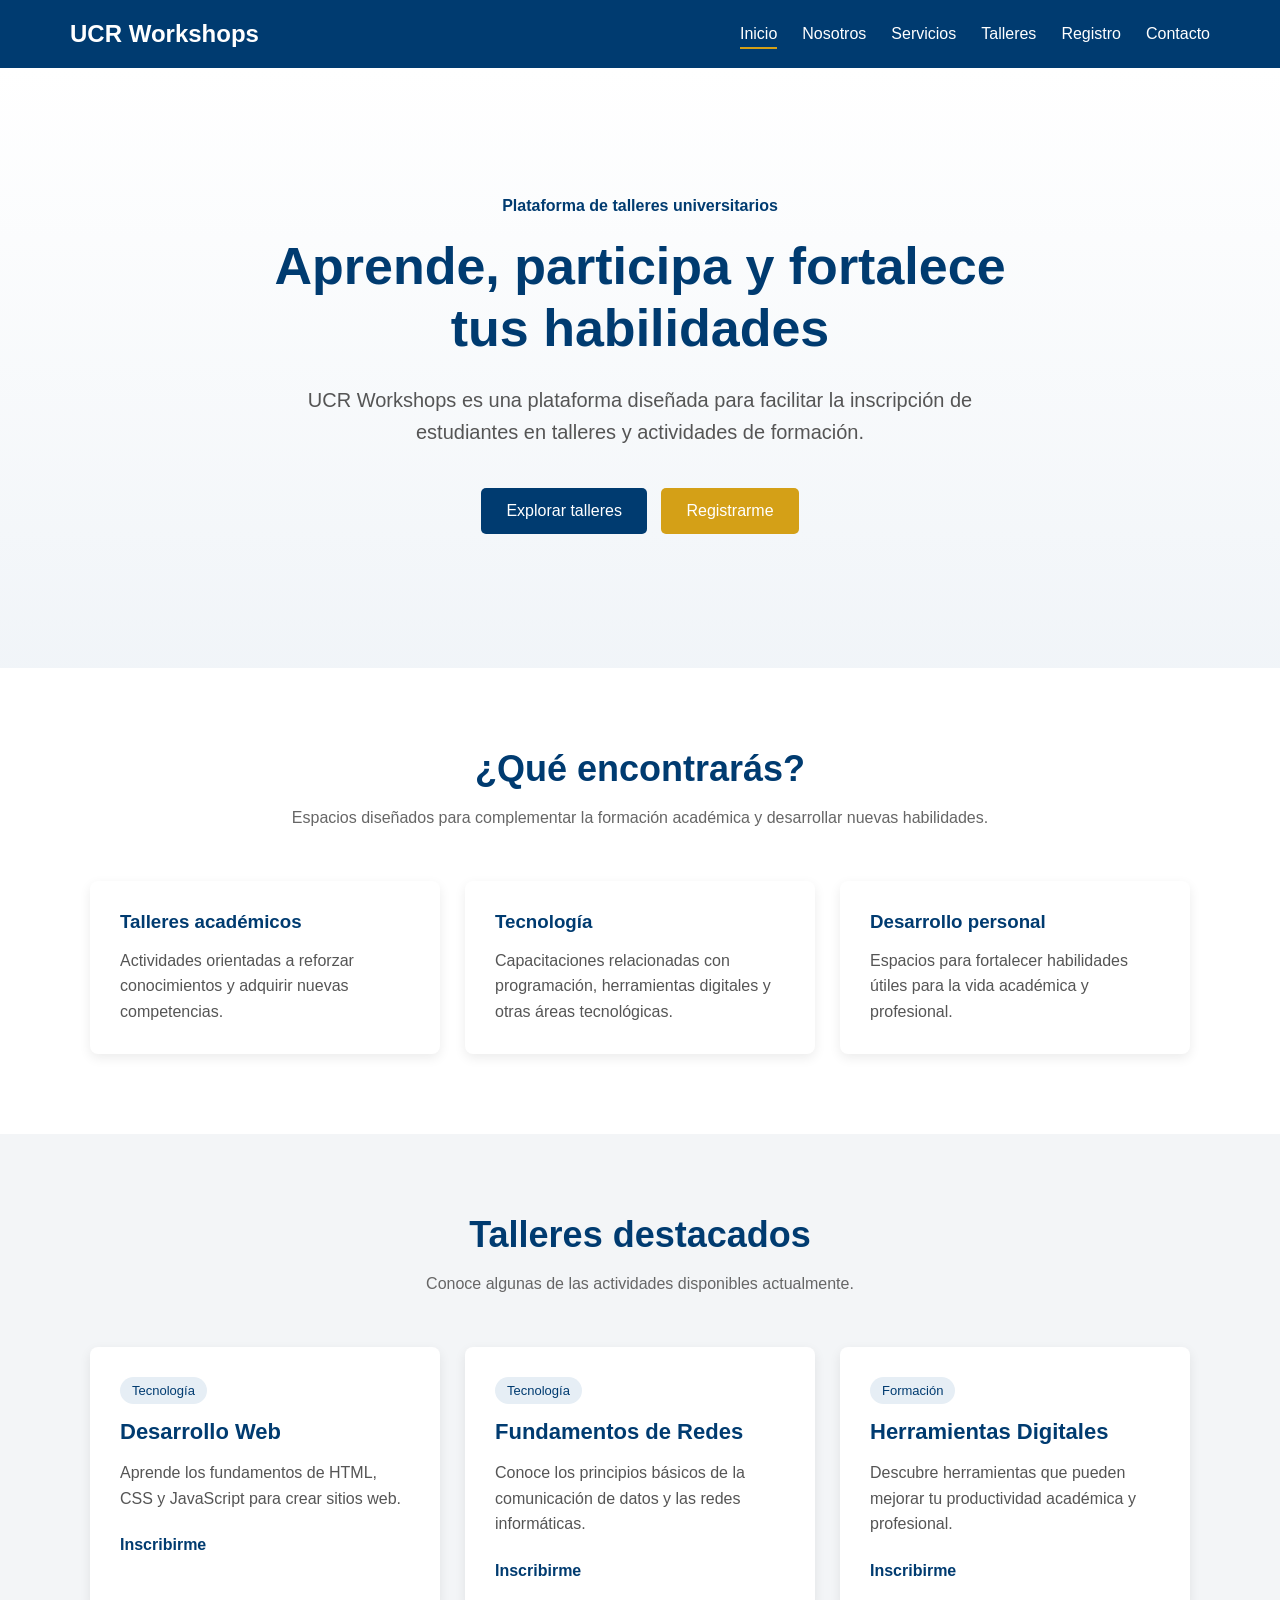
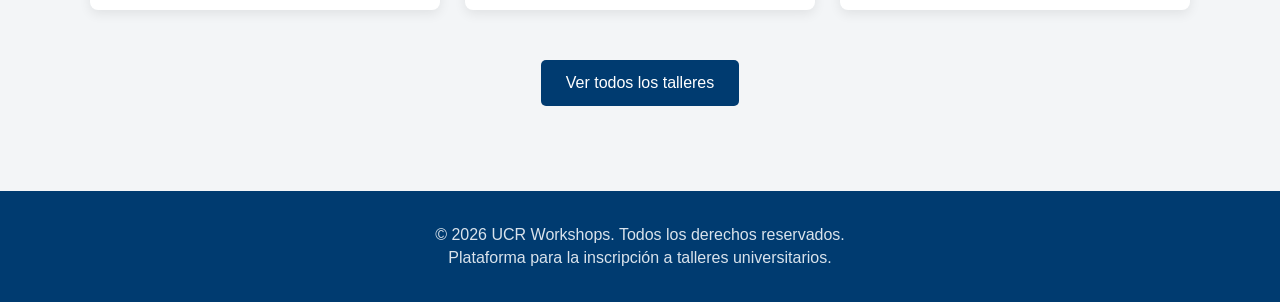
<file: index.html>
<!DOCTYPE html>

<html lang="es">

<head>

    <meta charset="UTF-8">

    <meta
        name="viewport"
        content="width=device-width, initial-scale=1.0"
    >

    <title>UCR Workshops | Inicio</title>

    <!-- Importando CSS -->
    <link
        rel="stylesheet"
        href="css/style.css"
    >

</head>


<body>


    <!-- ==============================
         NAVEGACIÓN
    =============================== -->

    <header>

        <nav class="navbar">


            <!-- LOGO -->

            <div class="logo">

                <a href="index.html">
                    UCR Workshops
                </a>

            </div>


            <!-- MENÚ -->

            <ul class="menu">

                <li>
                    <a
                        href="index.html"
                        class="activo"
                    >
                        Inicio
                    </a>
                </li>


                <li>
                    <a href="about.html">
                        Nosotros
                    </a>
                </li>


                <li>
                    <a href="services.html">
                        Servicios
                    </a>
                </li>


                <li>
                    <a href="talleres.html">
                        Talleres
                    </a>
                </li>


                <li>
                    <a href="registro.html">
                        Registro
                    </a>
                </li>


                <li>
                    <a href="contacto.html">
                        Contacto
                    </a>
                </li>

            </ul>


        </nav>

    </header>



    <!-- ==============================
         CONTENIDO PRINCIPAL
    =============================== -->

    <main>


        <!-- ==============================
             INICIO
        =============================== -->

        <section
            id="inicio"
            class="hero"
        >

            <div class="hero-overlay">

                <div class="hero-content">


                    <p class="saludo">

                        Plataforma de talleres universitarios

                    </p>


                    <h1>

                        Aprende, participa y fortalece
                        tus habilidades

                    </h1>


                    <p class="descripcion-hero">

                        UCR Workshops es una plataforma diseñada
                        para facilitar la inscripción de estudiantes
                        en talleres y actividades de formación.

                    </p>


                    <div class="hero-botones">


                        <a
                            href="talleres.html"
                            class="btn"
                        >
                            Explorar talleres
                        </a>


                        <a
                            href="registro.html"
                            class="btn btn-secundario"
                        >
                            Registrarme
                        </a>


                    </div>


                </div>

            </div>

        </section>



        <!-- ¿QUÉ OFRECEMOS? -->

        <section class="section">

            <div class="contenedor">


                <h2 class="titulo-seccion">

                    ¿Qué encontrarás?

                </h2>


                <p class="subtitulo-seccion">

                    Espacios diseñados para complementar
                    la formación académica y desarrollar
                    nuevas habilidades.

                </p>



                <div class="beneficios-container">


                    <!-- BENEFICIO 1 -->

                    <article class="beneficio">

                        <h3>

                            Talleres académicos

                        </h3>


                        <p>

                            Actividades orientadas a reforzar
                            conocimientos y adquirir nuevas
                            competencias.

                        </p>

                    </article>



                    <!-- BENEFICIO 2 -->

                    <article class="beneficio">

                        <h3>

                            Tecnología

                        </h3>


                        <p>

                            Capacitaciones relacionadas con
                            programación, herramientas digitales
                            y otras áreas tecnológicas.

                        </p>

                    </article>



                    <!-- BENEFICIO 3 -->

                    <article class="beneficio">

                        <h3>

                            Desarrollo personal

                        </h3>


                        <p>

                            Espacios para fortalecer habilidades
                            útiles para la vida académica y profesional.

                        </p>

                    </article>


                </div>

            </div>

        </section>



    <!-- TALLERES DESTACADOS -->

        <section class="section section-gray">

            <div class="contenedor">


                <h2 class="titulo-seccion">

                    Talleres destacados

                </h2>


                <p class="subtitulo-seccion">

                    Conoce algunas de las actividades
                    disponibles actualmente.

                </p>



                <div class="talleres-destacados">


                    <!-- TALLER 1 -->

                    <article class="taller">

                        <span class="taller-categoria">

                            Tecnología

                        </span>


                        <h3>

                            Desarrollo Web

                        </h3>


                        <p>

                            Aprende los fundamentos de HTML,
                            CSS y JavaScript para crear
                            sitios web.

                        </p>


                        <a
                            href="registro.html"
                            class="btn-taller"
                        >
                            Inscribirme
                        </a>

                    </article>



                    <!-- TALLER 2 -->

                    <article class="taller">

                        <span class="taller-categoria">

                            Tecnología

                        </span>


                        <h3>

                            Fundamentos de Redes

                        </h3>


                        <p>

                            Conoce los principios básicos
                            de la comunicación de datos
                            y las redes informáticas.

                        </p>


                        <a
                            href="registro.html"
                            class="btn-taller"
                        >
                            Inscribirme
                        </a>

                    </article>



                    <!-- TALLER 3 -->

                    <article class="taller">

                        <span class="taller-categoria">

                            Formación

                        </span>


                        <h3>

                            Herramientas Digitales

                        </h3>


                        <p>

                            Descubre herramientas que pueden
                            mejorar tu productividad académica
                            y profesional.

                        </p>


                        <a
                            href="registro.html"
                            class="btn-taller"
                        >
                            Inscribirme
                        </a>

                    </article>


                </div>



                <div class="ver-talleres">

                    <a
                        href="talleres.html"
                        class="btn"
                    >
                        Ver todos los talleres
                    </a>

                </div>


            </div>

        </section>


    </main>



    <!-- FOOTER -->

    <footer>

        <div class="footer-container">

            <p>

                ©
                <span id="anio"></span>
                UCR Workshops. Todos los derechos reservados.

            </p>


            <p>

                Plataforma para la inscripción a talleres universitarios.

            </p>

        </div>

    </footer>



    <!-- Importando JavaScript -->

    <script src="js/script.js"></script>


</body>

</html>
</file>
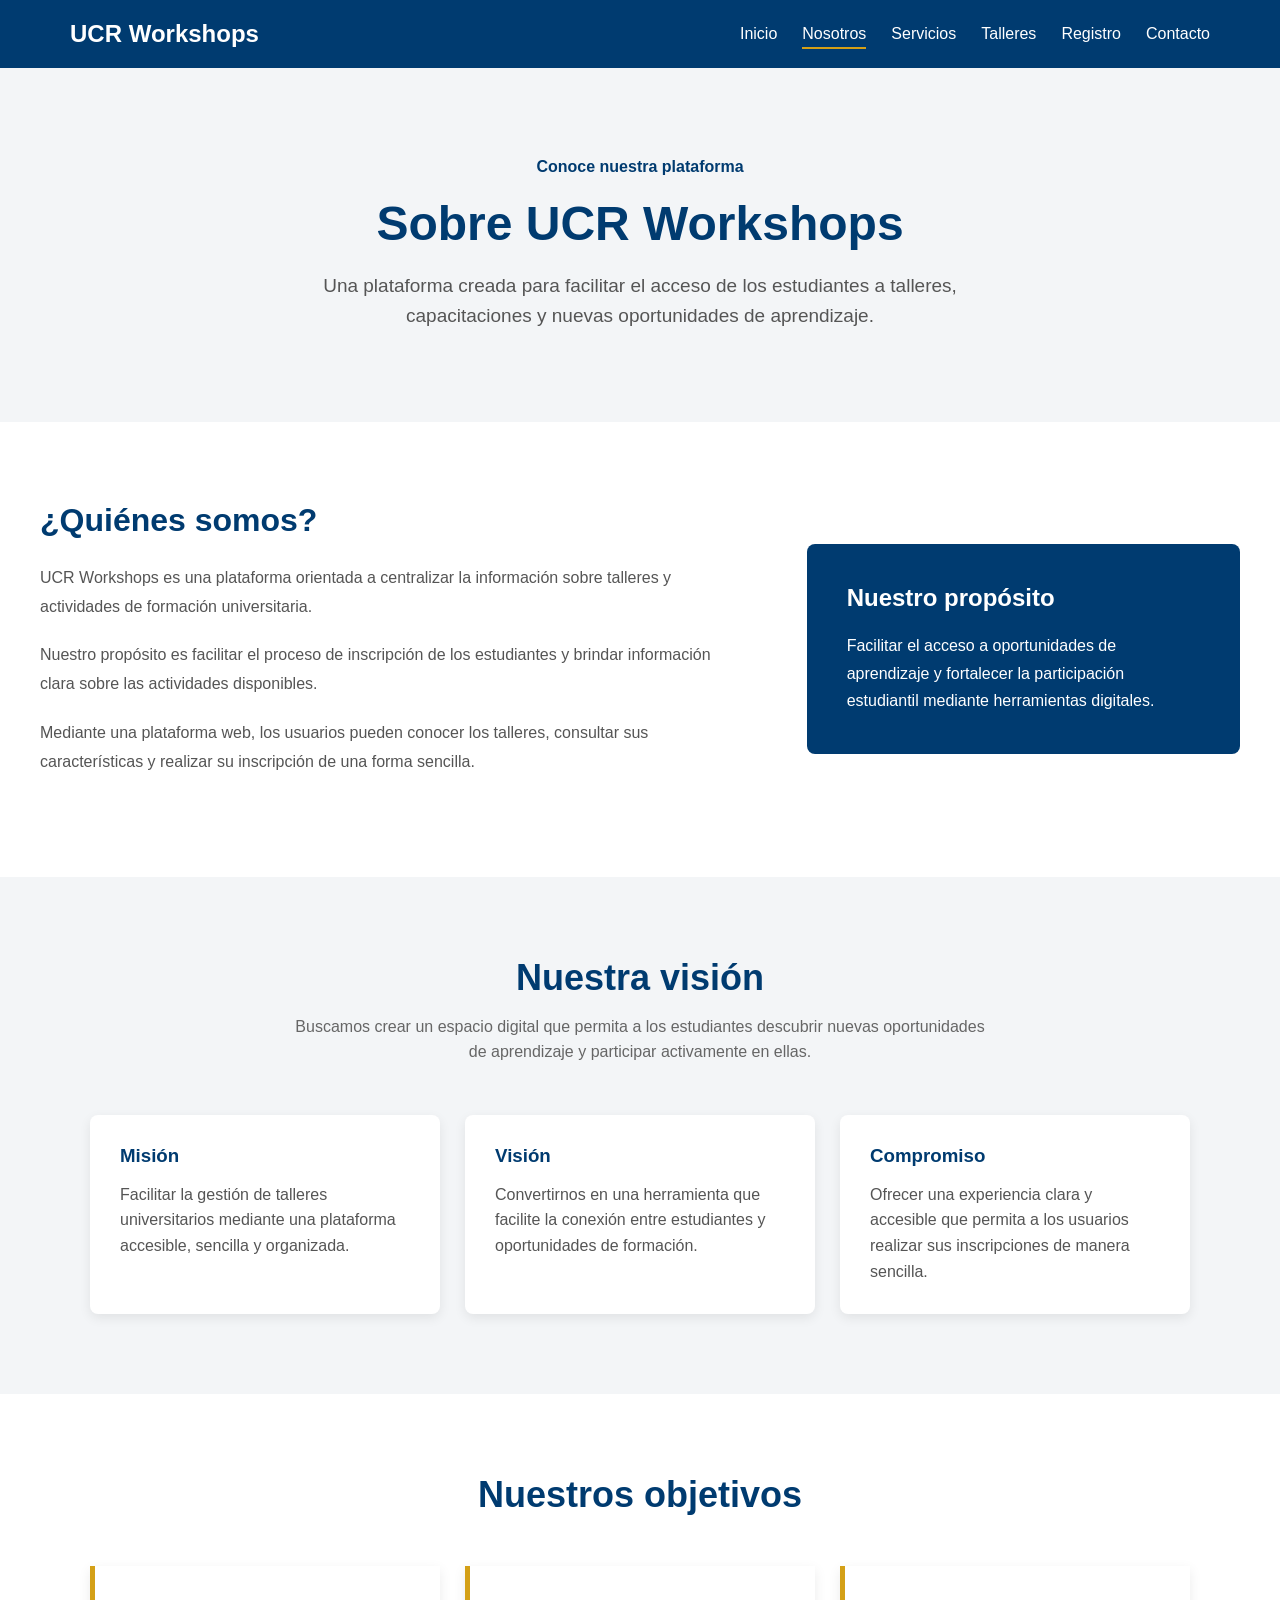
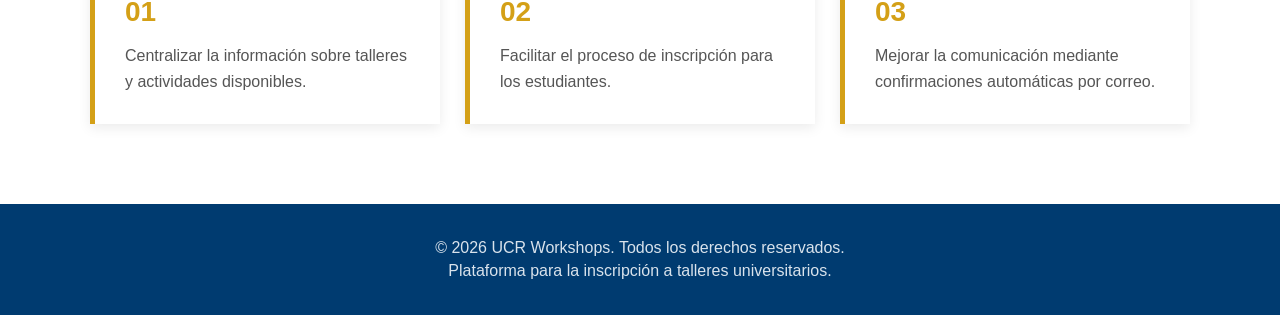
<file: about.html>
<!DOCTYPE html>

<html lang="es">

<head>

    <meta charset="UTF-8">

    <meta
        name="viewport"
        content="width=device-width, initial-scale=1.0"
    >

    <title>UCR Workshops | Nosotros</title>

    <!-- Importando CSS -->
    <link
        rel="stylesheet"
        href="css/style.css"
    >

</head>


<body>


    <!-- ==============================
         NAVEGACIÓN
    =============================== -->

    <header>

        <nav class="navbar">


            <!-- LOGO -->

            <div class="logo">

                <a href="index.html">
                    UCR Workshops
                </a>

            </div>


            <!-- MENÚ -->

            <ul class="menu">

                <li>
                    <a href="index.html">
                        Inicio
                    </a>
                </li>


                <li>
                    <a
                        href="about.html"
                        class="activo"
                    >
                        Nosotros
                    </a>
                </li>


                <li>
                    <a href="services.html">
                        Servicios
                    </a>
                </li>


                <li>
                    <a href="talleres.html">
                        Talleres
                    </a>
                </li>


                <li>
                    <a href="registro.html">
                        Registro
                    </a>
                </li>


                <li>
                    <a href="contacto.html">
                        Contacto
                    </a>
                </li>

            </ul>


        </nav>

    </header>



    <!-- CONTENIDO PRINCIPAL -->

    <main>


        <!-- PRESENTACIÓN -->

        <section class="page-header">

            <div class="contenedor">

                <p class="saludo">
                    Conoce nuestra plataforma
                </p>

                <h1>
                    Sobre UCR Workshops
                </h1>

                <p class="page-description">

                    Una plataforma creada para facilitar
                    el acceso de los estudiantes a talleres,
                    capacitaciones y nuevas oportunidades
                    de aprendizaje.

                </p>

            </div>

        </section>



        <!-- ¿QUIÉNES SOMOS? -->

        <section class="section">

            <div class="contenedor about-content">


                <div class="about-text">

                    <h2>
                        ¿Quiénes somos?
                    </h2>

                    <p>

                        UCR Workshops es una plataforma orientada
                        a centralizar la información sobre talleres
                        y actividades de formación universitaria.

                    </p>

                    <p>

                        Nuestro propósito es facilitar el proceso
                        de inscripción de los estudiantes y brindar
                        información clara sobre las actividades
                        disponibles.

                    </p>

                    <p>

                        Mediante una plataforma web, los usuarios
                        pueden conocer los talleres, consultar sus
                        características y realizar su inscripción
                        de una forma sencilla.

                    </p>

                </div>


                <div class="about-highlight">

                    <h3>
                        Nuestro propósito
                    </h3>

                    <p>

                        Facilitar el acceso a oportunidades
                        de aprendizaje y fortalecer la participación
                        estudiantil mediante herramientas digitales.

                    </p>

                </div>


            </div>

        </section>



        <!-- MISIÓN Y VISIÓN -->

        <section class="section section-gray">

            <div class="contenedor">


                <h2 class="titulo-seccion">

                    Nuestra visión

                </h2>


                <p class="subtitulo-seccion">

                    Buscamos crear un espacio digital que permita
                    a los estudiantes descubrir nuevas oportunidades
                    de aprendizaje y participar activamente en ellas.

                </p>


                <div class="beneficios-container">


                    <article class="beneficio">

                        <h3>
                            Misión
                        </h3>

                        <p>

                            Facilitar la gestión de talleres
                            universitarios mediante una plataforma
                            accesible, sencilla y organizada.

                        </p>

                    </article>


                    <article class="beneficio">

                        <h3>
                            Visión
                        </h3>

                        <p>

                            Convertirnos en una herramienta que
                            facilite la conexión entre estudiantes
                            y oportunidades de formación.

                        </p>

                    </article>


                    <article class="beneficio">

                        <h3>
                            Compromiso
                        </h3>

                        <p>

                            Ofrecer una experiencia clara y accesible
                            que permita a los usuarios realizar sus
                            inscripciones de manera sencilla.

                        </p>

                    </article>


                </div>

            </div>

        </section>



        <!-- OBJETIVOS -->

        <section class="section">

            <div class="contenedor">

                <h2 class="titulo-seccion">

                    Nuestros objetivos

                </h2>


                <div class="objetivos-container">


                    <article class="objetivo">

                        <span class="numero-objetivo">
                            01
                        </span>

                        <p>
                            Centralizar la información sobre
                            talleres y actividades disponibles.
                        </p>

                    </article>


                    <article class="objetivo">

                        <span class="numero-objetivo">
                            02
                        </span>

                        <p>
                            Facilitar el proceso de inscripción
                            para los estudiantes.
                        </p>

                    </article>


                    <article class="objetivo">

                        <span class="numero-objetivo">
                            03
                        </span>

                        <p>
                            Mejorar la comunicación mediante
                            confirmaciones automáticas por correo.
                        </p>

                    </article>


                </div>

            </div>

        </section>


    </main>



    <!-- FOOTER -->

    <footer>

        <div class="footer-container">

            <p>

                ©
                <span id="anio"></span>
                UCR Workshops. Todos los derechos reservados.

            </p>


            <p>

                Plataforma para la inscripción a talleres universitarios.

            </p>

        </div>

    </footer>



    <!-- Importando JavaScript -->

    <script src="js/script.js"></script>


</body>

</html>
</file>
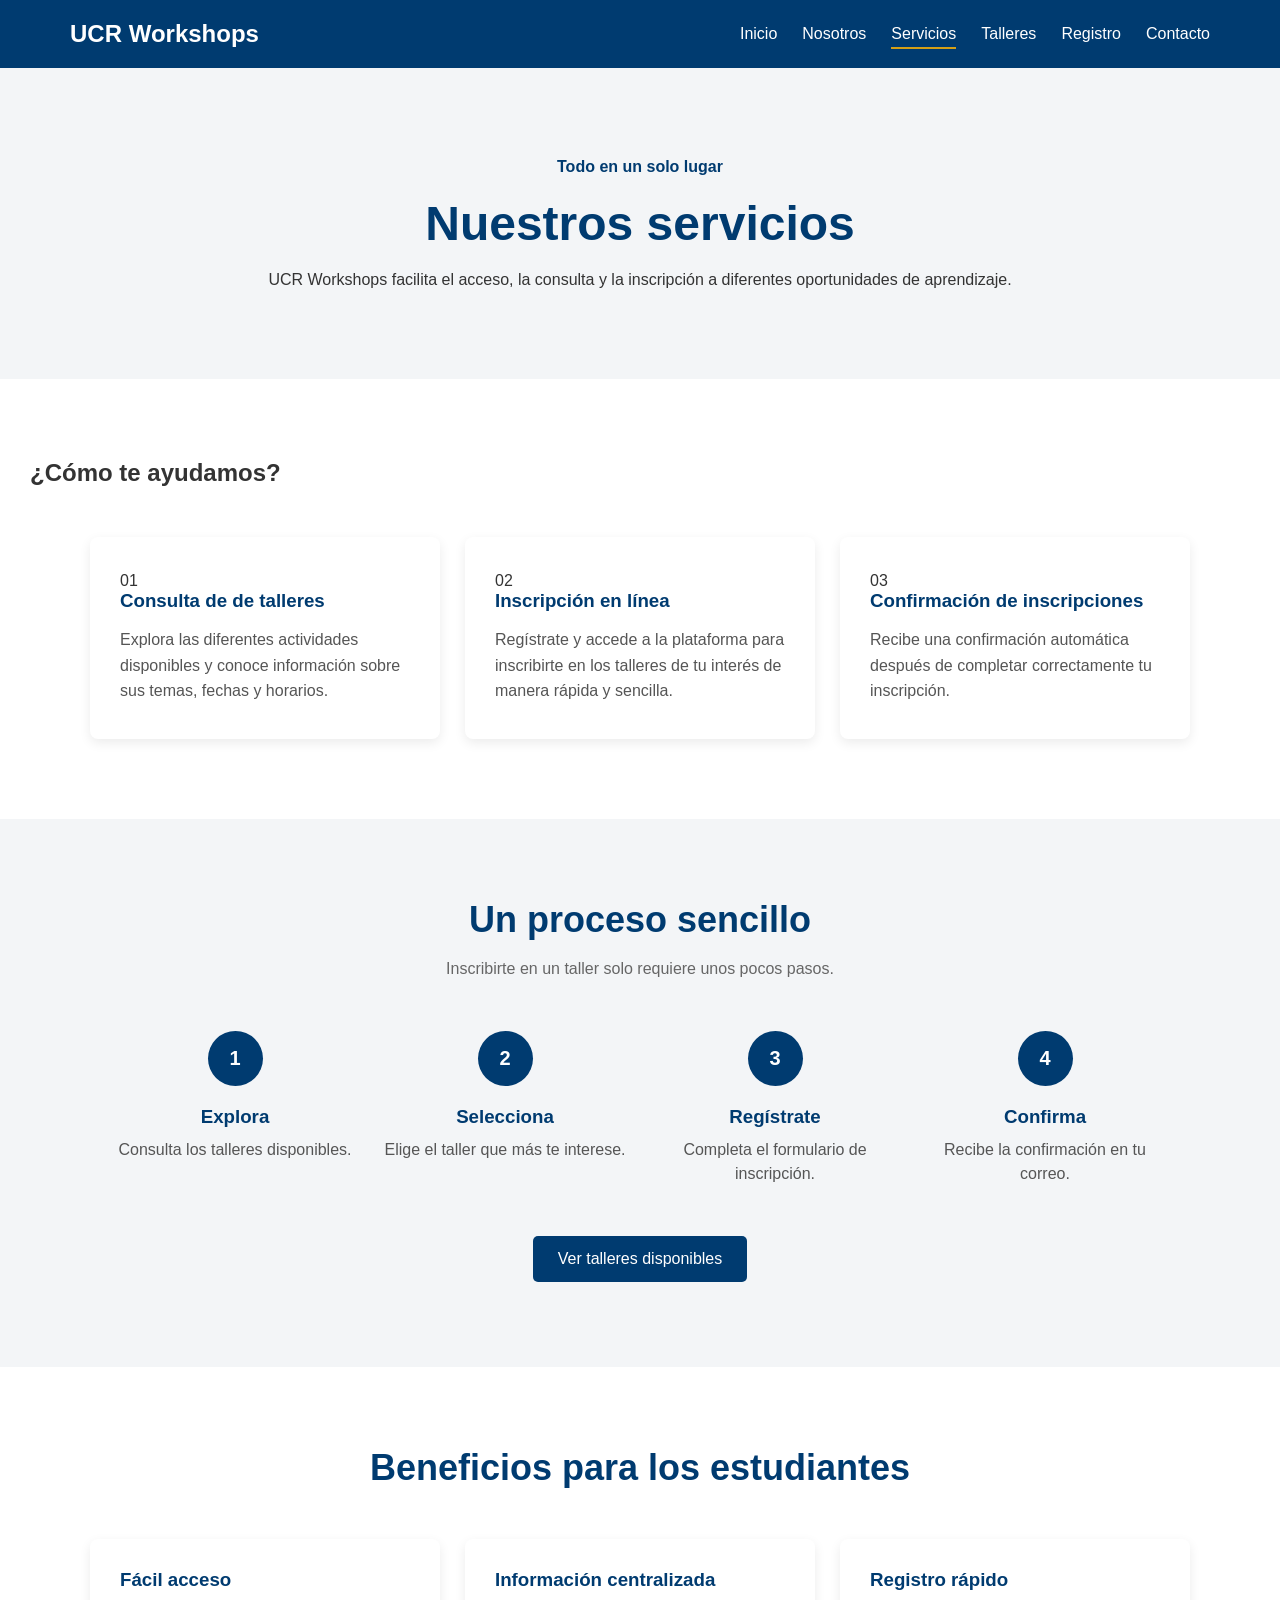
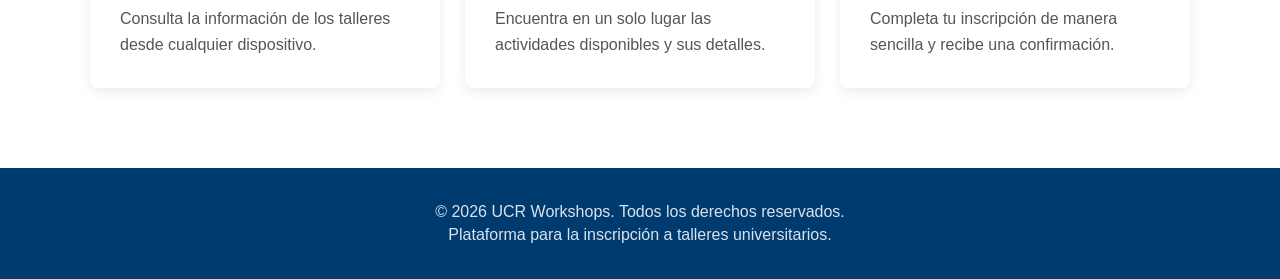
<file: services.html>
<!DOCTYPE html>

<html lang="es">

<head>

    <meta charset="UTF-8">

    <meta name="viewport" content="width=device-width, initial-scale=1.0">

    <title>UCR Workhops | Servicios</title>

    <!-- Importacion del css-->
    <link rel="stylesheet" href="css/style.css">

</head>

<body>

    <header>

        <nav class="navbar">

            <div class="logo">

                <a href="index.html">
                    UCR Workshops
                </a>

            </div>

            <ul class="menu">

                <li>
                    <a href="index.html">
                        Inicio
                    </a>
                </li>


                <li>
                    <a href="about.html">
                        Nosotros
                    </a>
                </li>


                <li>
                    <a href="services.html" class="activo">
                        Servicios
                    </a>
                </li>


                <li>
                    <a href="talleres.html">
                        Talleres
                    </a>
                </li>


                <li>
                    <a href="registro.html">
                        Registro
                    </a>
                </li>


                <li>
                    <a href="contacto.html">
                        Contacto
                    </a>
                </li>

            </ul>

        </nav>

    </header>

    <main>

        <section class="page-header">
            <div class="container">
                <p class="saludo">
                    Todo en un solo lugar
                </p>
                <h1>Nuestros servicios</h1>
                    <p class="page-descripcion">
                        UCR Workshops facilita el acceso,
                        la consulta y la inscripción a diferentes
                        oportunidades de aprendizaje.
                    </p>
            </div>
        </section>

        <section class="section">

            <div class="container">

                <h2 class="section-title">
                    ¿Cómo te ayudamos?
                </h2>

                <div class="servicios-container">
                    <!-- Servicio 1 -->

                    <article class="servicio">
                        <div class="service-number">01
                        </div>
                        <h3>Consulta de de talleres
                        </h3>
                        <p>
                            Explora las diferentes actividades
                            disponibles y conoce información sobre
                            sus temas, fechas y horarios.   
                        </p>
                    </article>

                    <!-- Servicio 2 -->
                    <article class="servicio">
                        <div class="service-number">02
                        </div>
                        <h3>Inscripción en línea
                        </h3>
                        <p>
                            Regístrate y accede a la plataforma
                            para inscribirte en los talleres de tu
                            interés de manera rápida y sencilla.
                        </p>
                    </article>

                    <!-- Servicio 3 -->
                    <article class="servicio">
                        <div class="service-number">03
                        </div>
                        <h3>Confirmación de inscripciones
                        </h3>
                        <p>
                            Recibe una confirmación automática
                            después de completar correctamente
                            tu inscripción.
                        </p>
                    </article>

                </div>
            </div>

        </section>

        <section class="section section-gray">

            <div class="contenedor">


                <h2 class="titulo-seccion">

                    Un proceso sencillo

                </h2>


                <p class="subtitulo-seccion">

                    Inscribirte en un taller solo requiere
                    unos pocos pasos.

                </p>


                <div class="proceso-container">


                    <article class="paso">

                        <span>
                            1
                        </span>

                        <h3>
                            Explora
                        </h3>

                        <p>
                            Consulta los talleres disponibles.
                        </p>

                    </article>


                    <article class="paso">

                        <span>
                            2
                        </span>

                        <h3>
                            Selecciona
                        </h3>

                        <p>
                            Elige el taller que más te interese.
                        </p>

                    </article>


                    <article class="paso">

                        <span>
                            3
                        </span>

                        <h3>
                            Regístrate
                        </h3>

                        <p>
                            Completa el formulario de inscripción.
                        </p>

                    </article>


                    <article class="paso">

                        <span>
                            4
                        </span>

                        <h3>
                            Confirma
                        </h3>

                        <p>
                            Recibe la confirmación en tu correo.
                        </p>

                    </article>


                </div>


                <div class="ver-talleres">

                    <a
                        href="talleres.html"
                        class="btn"
                    >
                        Ver talleres disponibles
                    </a>

                </div>


            </div>

        </section>

        <section class="section">

            <div class="contenedor">


                <h2 class="titulo-seccion">

                    Beneficios para los estudiantes

                </h2>


                <div class="beneficios-container">


                    <article class="beneficio">

                        <h3>
                            Fácil acceso
                        </h3>

                        <p>

                            Consulta la información de los
                            talleres desde cualquier dispositivo.

                        </p>

                    </article>


                    <article class="beneficio">

                        <h3>
                            Información centralizada
                        </h3>

                        <p>

                            Encuentra en un solo lugar las
                            actividades disponibles y sus detalles.

                        </p>

                    </article>


                    <article class="beneficio">

                        <h3>
                            Registro rápido
                        </h3>

                        <p>

                            Completa tu inscripción de manera
                            sencilla y recibe una confirmación.

                        </p>

                    </article>


                </div>

            </div>

        </section>

    </main>

    <footer>

        <div class="footer-container">

            <p>

                ©
                <span id="anio"></span>
                UCR Workshops. Todos los derechos reservados.

            </p>


            <p>

                Plataforma para la inscripción a talleres universitarios.

            </p>

        </div>

    </footer>



    <!-- Importando JavaScript -->

    <script src="js/script.js"></script>


</body>

</html>
</file>
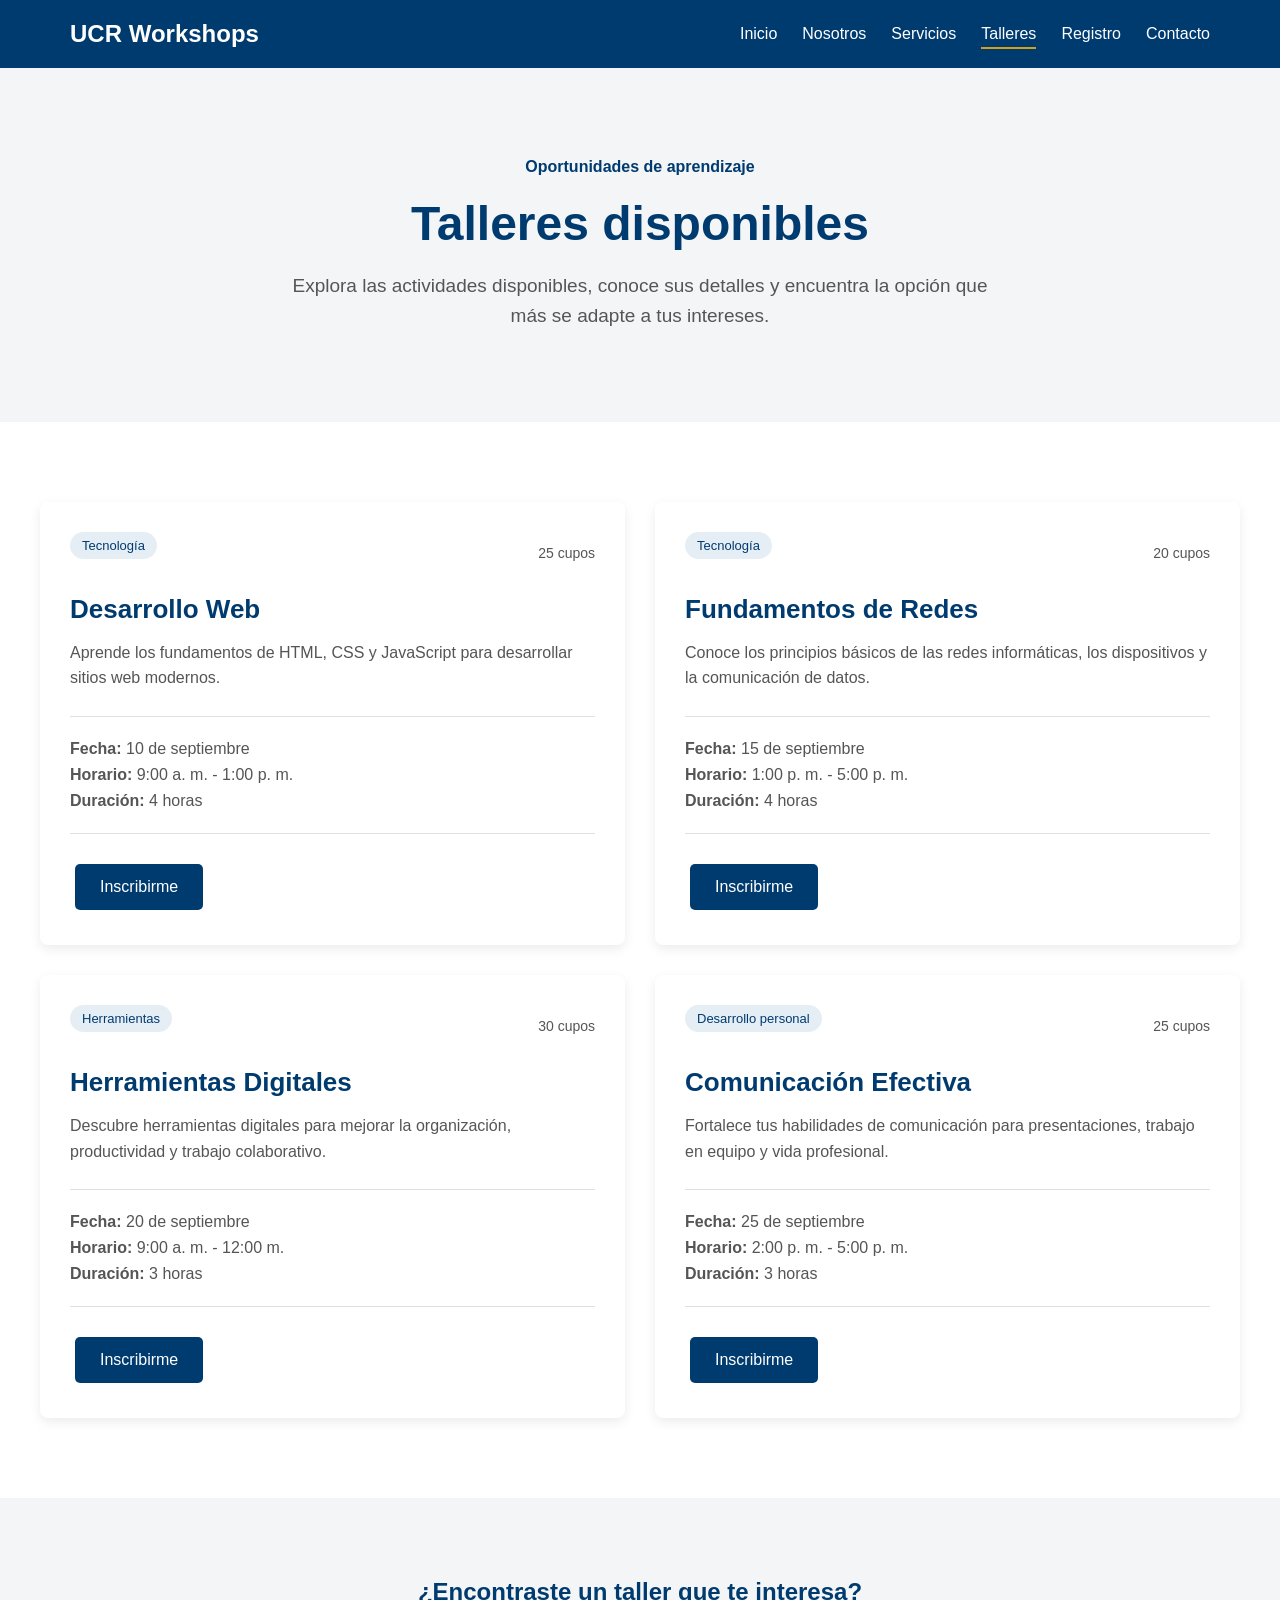
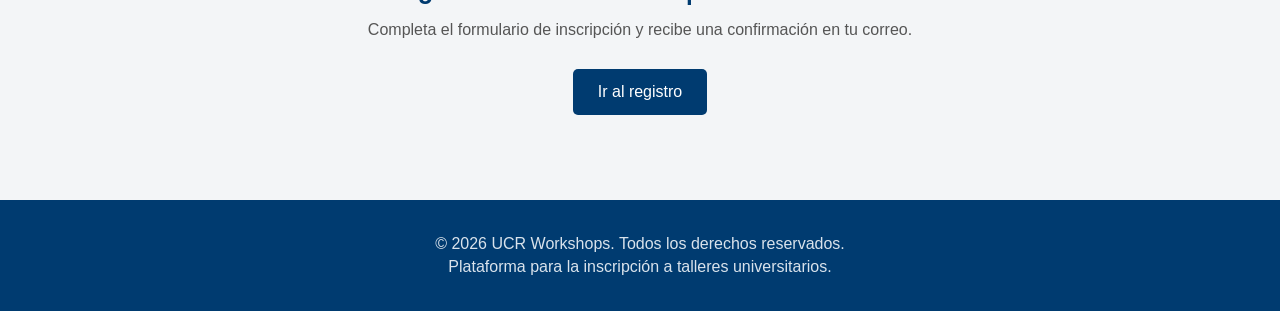
<file: talleres.html>
<!DOCTYPE html>

<html lang="es">

<head>

    <meta charset="UTF-8">

    <meta
        name="viewport"
        content="width=device-width, initial-scale=1.0"
    >

    <title>UCR Workshops | Talleres</title>

    <!-- Importando CSS -->
    <link
        rel="stylesheet"
        href="css/style.css"
    >

</head>


<body>


    <!-- NAVEGACIÓN -->

    <header>

        <nav class="navbar">

            <div class="logo">

                <a href="index.html">
                    UCR Workshops
                </a>

            </div>


            <ul class="menu">

                <li>
                    <a href="index.html">
                        Inicio
                    </a>
                </li>

                <li>
                    <a href="about.html">
                        Nosotros
                    </a>
                </li>

                <li>
                    <a href="services.html">
                        Servicios
                    </a>
                </li>

                <li>
                    <a
                        href="talleres.html"
                        class="activo"
                    >
                        Talleres
                    </a>
                </li>

                <li>
                    <a href="registro.html">
                        Registro
                    </a>
                </li>

                <li>
                    <a href="contacto.html">
                        Contacto
                    </a>
                </li>

            </ul>

        </nav>

    </header>



    <!-- CONTENIDO PRINCIPAL -->

    <main>


        <!-- ENCABEZADO -->

        <section class="page-header">

            <div class="contenedor">

                <p class="saludo">
                    Oportunidades de aprendizaje
                </p>

                <h1>
                    Talleres disponibles
                </h1>

                <p class="page-description">

                    Explora las actividades disponibles,
                    conoce sus detalles y encuentra la opción
                    que más se adapte a tus intereses.

                </p>

            </div>

        </section>



        <!-- CATÁLOGO DE TALLERES -->

        <section class="section">

            <div class="contenedor">


                <div class="catalogo-talleres">


                    <!-- TALLER 1 -->

                    <article class="taller-card">

                        <div class="taller-card-header">

                            <span class="taller-categoria">
                                Tecnología
                            </span>

                            <span class="cupo">
                                25 cupos
                            </span>

                        </div>


                        <h2>
                            Desarrollo Web
                        </h2>


                        <p class="taller-descripcion">

                            Aprende los fundamentos de HTML,
                            CSS y JavaScript para desarrollar
                            sitios web modernos.

                        </p>


                        <div class="taller-info">

                            <p>
                                <strong>Fecha:</strong>
                                10 de septiembre
                            </p>

                            <p>
                                <strong>Horario:</strong>
                                9:00 a. m. - 1:00 p. m.
                            </p>

                            <p>
                                <strong>Duración:</strong>
                                4 horas
                            </p>

                        </div>


                        <a
                            href="registro.html"
                            class="btn"
                        >
                            Inscribirme
                        </a>

                    </article>



                    <!-- TALLER 2 -->

                    <article class="taller-card">

                        <div class="taller-card-header">

                            <span class="taller-categoria">
                                Tecnología
                            </span>

                            <span class="cupo">
                                20 cupos
                            </span>

                        </div>


                        <h2>
                            Fundamentos de Redes
                        </h2>


                        <p class="taller-descripcion">

                            Conoce los principios básicos
                            de las redes informáticas, los
                            dispositivos y la comunicación de datos.

                        </p>


                        <div class="taller-info">

                            <p>
                                <strong>Fecha:</strong>
                                15 de septiembre
                            </p>

                            <p>
                                <strong>Horario:</strong>
                                1:00 p. m. - 5:00 p. m.
                            </p>

                            <p>
                                <strong>Duración:</strong>
                                4 horas
                            </p>

                        </div>


                        <a
                            href="registro.html"
                            class="btn"
                        >
                            Inscribirme
                        </a>

                    </article>



                    <!-- TALLER 3 -->

                    <article class="taller-card">

                        <div class="taller-card-header">

                            <span class="taller-categoria">
                                Herramientas
                            </span>

                            <span class="cupo">
                                30 cupos
                            </span>

                        </div>


                        <h2>
                            Herramientas Digitales
                        </h2>


                        <p class="taller-descripcion">

                            Descubre herramientas digitales
                            para mejorar la organización,
                            productividad y trabajo colaborativo.

                        </p>


                        <div class="taller-info">

                            <p>
                                <strong>Fecha:</strong>
                                20 de septiembre
                            </p>

                            <p>
                                <strong>Horario:</strong>
                                9:00 a. m. - 12:00 m.
                            </p>

                            <p>
                                <strong>Duración:</strong>
                                3 horas
                            </p>

                        </div>


                        <a
                            href="registro.html"
                            class="btn"
                        >
                            Inscribirme
                        </a>

                    </article>



                    <!-- TALLER 4 -->

                    <article class="taller-card">

                        <div class="taller-card-header">

                            <span class="taller-categoria">
                                Desarrollo personal
                            </span>

                            <span class="cupo">
                                25 cupos
                            </span>

                        </div>


                        <h2>
                            Comunicación Efectiva
                        </h2>


                        <p class="taller-descripcion">

                            Fortalece tus habilidades de
                            comunicación para presentaciones,
                            trabajo en equipo y vida profesional.

                        </p>


                        <div class="taller-info">

                            <p>
                                <strong>Fecha:</strong>
                                25 de septiembre
                            </p>

                            <p>
                                <strong>Horario:</strong>
                                2:00 p. m. - 5:00 p. m.
                            </p>

                            <p>
                                <strong>Duración:</strong>
                                3 horas
                            </p>

                        </div>


                        <a
                            href="registro.html"
                            class="btn"
                        >
                            Inscribirme
                        </a>

                    </article>


                </div>


            </div>

        </section>



        <!-- LLAMADO A LA ACCIÓN -->

        <section class="section section-gray">

            <div class="contenedor llamada-accion">

                <h2>
                    ¿Encontraste un taller que te interesa?
                </h2>

                <p>

                    Completa el formulario de inscripción
                    y recibe una confirmación en tu correo.

                </p>

                <a
                    href="registro.html"
                    class="btn"
                >
                    Ir al registro
                </a>

            </div>

        </section>


    </main>



    <!-- FOOTER -->

    <footer>

        <div class="footer-container">

            <p>

                ©
                <span id="anio"></span>
                UCR Workshops. Todos los derechos reservados.

            </p>

            <p>

                Plataforma para la inscripción a talleres universitarios.

            </p>

        </div>

    </footer>



    <!-- Importando JavaScript -->

    <script src="js/script.js"></script>


</body>

</html>
</file>
<file: css/style.css>
/* ==============================
   CONFIGURACIÓN GENERAL
============================== */

* {

    margin: 0;

    padding: 0;

    box-sizing: border-box;

}


html {

    scroll-behavior: smooth;

}


body {

    font-family:
        Arial,
        Helvetica,
        sans-serif;

    background-color: #ffffff;

    color: #333333;

}


/* ==============================
   NAVEGACIÓN
============================== */

header {

    background-color: #003b70;

}


.navbar {

    max-width: 1200px;

    margin: auto;

    padding: 20px 30px;

    display: flex;

    justify-content: space-between;

    align-items: center;

}


.logo a {

    color: #ffffff;

    text-decoration: none;

    font-size: 24px;

    font-weight: bold;

}


.menu {

    list-style: none;

    display: flex;

    gap: 25px;

}


.menu a {

    color: #ffffff;

    text-decoration: none;

    font-size: 16px;

}


.menu a:hover {

    color: #d4a017;

}


.menu .activo {

    border-bottom: 2px solid #d4a017;

    padding-bottom: 5px;

}


/* ==============================
   HERO
============================== */

.hero {

    min-height: 600px;

    display: flex;

    align-items: center;

    justify-content: center;

    text-align: center;

    background:
        linear-gradient(
            rgba(255, 255, 255, 0.95),
            rgba(240, 244, 248, 0.95)
        );

}


.hero-overlay {

    width: 100%;

    padding: 80px 20px;

}


.hero-content {

    max-width: 800px;

    margin: auto;

}


.saludo {

    color: #003b70;

    font-weight: bold;

    margin-bottom: 20px;

}


.hero h1 {

    color: #003b70;

    font-size: 52px;

    line-height: 1.2;

    margin-bottom: 25px;

}


.descripcion-hero {

    font-size: 20px;

    line-height: 1.6;

    color: #555555;

    max-width: 700px;

    margin: auto;

}


/* ==============================
   BOTONES
============================== */

.hero-botones {

    margin-top: 35px;

}


.btn {

    display: inline-block;

    background-color: #003b70;

    color: #ffffff;

    text-decoration: none;

    padding: 14px 25px;

    border-radius: 5px;

    margin: 5px;

    transition: 0.3s;

}


.btn:hover {

    background-color: #00264a;

    transform: translateY(-2px);

}


.btn-secundario {

    background-color: #d4a017;

}


.btn-secundario:hover {

    background-color: #b8860b;

}


/* ==============================
   SECCIONES GENERALES
============================== */

.section {

    padding: 80px 30px;

}


.section-gray {

    background-color: #f3f5f7;

}


.contenedor {

    max-width: 1200px;

    margin: auto;

}


.titulo-seccion {

    text-align: center;

    color: #003b70;

    font-size: 36px;

    margin-bottom: 15px;

}


.subtitulo-seccion {

    max-width: 700px;

    margin: auto;

    text-align: center;

    line-height: 1.6;

    color: #666666;

}


/* ==============================
   BENEFICIOS
============================== */

.beneficios-container {

    display: flex;

    justify-content: center;

    gap: 25px;

    margin-top: 50px;

}


.beneficio {

    background-color: #ffffff;

    width: 100%;

    max-width: 350px;

    padding: 30px;

    border-radius: 8px;

    box-shadow:
        0 4px 12px
        rgba(0, 0, 0, 0.08);

}


.beneficio h3 {

    color: #003b70;

    margin-bottom: 15px;

}


.beneficio p {

    line-height: 1.6;

    color: #555555;

}


/* ==============================
   TALLERES DESTACADOS
============================== */

.talleres-destacados {

    display: flex;

    justify-content: center;

    gap: 25px;

    margin-top: 50px;

}


.taller {

    background-color: #ffffff;

    width: 100%;

    max-width: 350px;

    padding: 30px;

    border-radius: 8px;

    box-shadow:
        0 4px 12px
        rgba(0, 0, 0, 0.08);

}


.taller-categoria {

    display: inline-block;

    background-color: #e6eef5;

    color: #003b70;

    padding: 6px 12px;

    border-radius: 20px;

    font-size: 13px;

    margin-bottom: 15px;

}


.taller h3 {

    color: #003b70;

    font-size: 22px;

    margin-bottom: 15px;

}


.taller p {

    color: #555555;

    line-height: 1.6;

    margin-bottom: 25px;

}


.btn-taller {

    display: inline-block;

    color: #003b70;

    font-weight: bold;

    text-decoration: none;

}


.btn-taller:hover {

    text-decoration: underline;

}


.ver-talleres {

    text-align: center;

    margin-top: 45px;

}


/* ==============================
   FOOTER
============================== */

footer {

    background-color: #003b70;

    color: #ffffff;

    text-align: center;

    padding: 30px 20px;

}


.footer-container {

    max-width: 1000px;

    margin: auto;

}


.footer-container p {

    margin: 5px 0;

    color: #d9e3ec;

}


/* ==============================
   DISEÑO RESPONSIVO
============================== */

@media (max-width: 900px) {

    .navbar {

        flex-direction: column;

        gap: 20px;

    }


    .menu {

        flex-wrap: wrap;

        justify-content: center;

    }


    .beneficios-container,
    .talleres-destacados {

        flex-direction: column;

        align-items: center;

    }


    .hero h1 {

        font-size: 40px;

    }

}


@media (max-width: 600px) {

    .navbar {

        padding: 20px;

    }


    .menu {

        gap: 15px;

    }


    .menu a {

        font-size: 14px;

    }


    .hero {

        min-height: 500px;

    }


    .hero h1 {

        font-size: 32px;

    }


    .descripcion-hero {

        font-size: 17px;

    }


    .section {

        padding: 60px 20px;

    }


    .titulo-seccion {

        font-size: 28px;

    }

}

/* ==============================
   ENCABEZADO DE PÁGINAS
============================== */

.page-header {

    background-color: #f3f5f7;

    text-align: center;

    padding: 90px 30px;

}


.page-header h1 {

    color: #003b70;

    font-size: 48px;

    margin-bottom: 20px;

}


.page-description {

    max-width: 700px;

    margin: auto;

    font-size: 19px;

    line-height: 1.6;

    color: #555555;

}


/* ==============================
   SOBRE NOSOTROS
============================== */

.about-content {

    display: flex;

    gap: 60px;

    align-items: center;

}


.about-text {

    flex: 2;

}


.about-text h2 {

    color: #003b70;

    font-size: 32px;

    margin-bottom: 25px;

}


.about-text p {

    line-height: 1.8;

    color: #555555;

    margin-bottom: 20px;

}


.about-highlight {

    flex: 1;

    background-color: #003b70;

    color: #ffffff;

    padding: 40px;

    border-radius: 8px;

}


.about-highlight h3 {

    font-size: 24px;

    margin-bottom: 20px;

}


.about-highlight p {

    line-height: 1.7;

}


/* ==============================
   OBJETIVOS
============================== */

.objetivos-container {

    display: flex;

    justify-content: center;

    gap: 25px;

    margin-top: 50px;

}


.objetivo {

    background-color: #ffffff;

    width: 100%;

    max-width: 350px;

    padding: 30px;

    border-left: 5px solid #d4a017;

    box-shadow:
        0 4px 12px
        rgba(0, 0, 0, 0.08);

}


.numero-objetivo {

    display: block;

    color: #d4a017;

    font-size: 28px;

    font-weight: bold;

    margin-bottom: 15px;

}


.objetivo p {

    line-height: 1.6;

    color: #555555;

}


/* ==============================
   RESPONSIVE - NOSOTROS
============================== */

@media (max-width: 900px) {

    .about-content {

        flex-direction: column;

    }


    .objetivos-container {

        flex-direction: column;

        align-items: center;

    }

}


@media (max-width: 600px) {

    .page-header {

        padding: 70px 20px;

    }


    .page-header h1 {

        font-size: 36px;

    }

}

/* ==============================
   SERVICIOS
============================== */

.servicios-container {

    display: flex;

    justify-content: center;

    gap: 25px;

    margin-top: 50px;

}


.servicio {

    width: 100%;

    max-width: 350px;

    padding: 35px 30px;

    background-color: #ffffff;

    border-radius: 8px;

    box-shadow:
        0 4px 12px
        rgba(0, 0, 0, 0.08);

}


.servicio-numero {

    color: #d4a017;

    font-size: 30px;

    font-weight: bold;

    margin-bottom: 20px;

}


.servicio h3 {

    color: #003b70;

    margin-bottom: 15px;

}


.servicio p {

    color: #555555;

    line-height: 1.6;

}


/* ==============================
   PROCESO
============================== */

.proceso-container {

    display: flex;

    justify-content: center;

    gap: 20px;

    margin-top: 50px;

}


.paso {

    text-align: center;

    width: 100%;

    max-width: 250px;

}


.paso span {

    display: flex;

    align-items: center;

    justify-content: center;

    width: 55px;

    height: 55px;

    margin: 0 auto 20px;

    background-color: #003b70;

    color: #ffffff;

    border-radius: 50%;

    font-size: 20px;

    font-weight: bold;

}


.paso h3 {

    color: #003b70;

    margin-bottom: 10px;

}


.paso p {

    color: #555555;

    line-height: 1.5;

}


/* ==============================
   RESPONSIVE - SERVICIOS
============================== */

@media (max-width: 900px) {

    .servicios-container,
    .proceso-container {

        flex-direction: column;

        align-items: center;

    }

}

/* ==============================
   CATÁLOGO DE TALLERES
============================== */

.catalogo-talleres {

    display: grid;

    grid-template-columns:
        repeat(2, 1fr);

    gap: 30px;

}


.taller-card {

    background-color: #ffffff;

    padding: 30px;

    border-radius: 8px;

    box-shadow:
        0 4px 12px
        rgba(0, 0, 0, 0.08);

}


.taller-card-header {

    display: flex;

    justify-content: space-between;

    align-items: center;

    margin-bottom: 20px;

}


.cupo {

    color: #555555;

    font-size: 14px;

}


.taller-card h2 {

    color: #003b70;

    font-size: 26px;

    margin-bottom: 15px;

}


.taller-descripcion {

    color: #555555;

    line-height: 1.6;

    margin-bottom: 25px;

}


.taller-info {

    border-top:
        1px solid #e0e0e0;

    border-bottom:
        1px solid #e0e0e0;

    padding: 15px 0;

    margin-bottom: 25px;

}


.taller-info p {

    margin: 8px 0;

    color: #555555;

}


/* ==============================
   LLAMADO A LA ACCIÓN
============================== */

.llamada-accion {

    text-align: center;

}


.llamada-accion h2 {

    color: #003b70;

    margin-bottom: 15px;

}


.llamada-accion p {

    color: #555555;

    margin-bottom: 25px;

}


/* ==============================
   RESPONSIVE - TALLERES
============================== */

@media (max-width: 800px) {

    .catalogo-talleres {

        grid-template-columns: 1fr;

    }

}

/* ==============================
   FORMULARIO DE REGISTRO
============================== */

.formulario-container {

    max-width: 700px;

    margin: 0 auto;

    background-color: #ffffff;

    padding: 40px;

    border-radius: 8px;

    box-shadow:
        0 4px 12px
        rgba(0, 0, 0, 0.08);

}


.campo {

    margin-bottom: 25px;

}


.campo label {

    display: block;

    color: #003b70;

    font-weight: bold;

    margin-bottom: 8px;

}


.campo label span {

    color: #777777;

    font-weight: normal;

    font-size: 14px;

}


.campo input,
.campo select,
.campo textarea {

    width: 100%;

    padding: 12px 15px;

    border: 1px solid #cccccc;

    border-radius: 5px;

    font-family: Arial, Helvetica, sans-serif;

    font-size: 15px;

    color: #333333;

    background-color: #ffffff;

}


.campo input:focus,
.campo select:focus,
.campo textarea:focus {

    outline: none;

    border-color: #003b70;

}


.campo textarea {

    resize: vertical;

}


.mensaje-error {

    display: block;

    margin-top: 6px;

    color: #c62828;

    font-size: 14px;

}


.formulario-boton {

    text-align: center;

    margin-top: 30px;

}


.formulario-boton .btn {

    border: none;

    cursor: pointer;

    font-size: 16px;

}


.formulario-boton .btn:hover {

    background-color: #00264a;

}


/* ==============================
   RESPONSIVE - FORMULARIO
============================== */

@media (max-width: 600px) {

    .formulario-container {

        padding: 25px 20px;

    }

}
</file>
